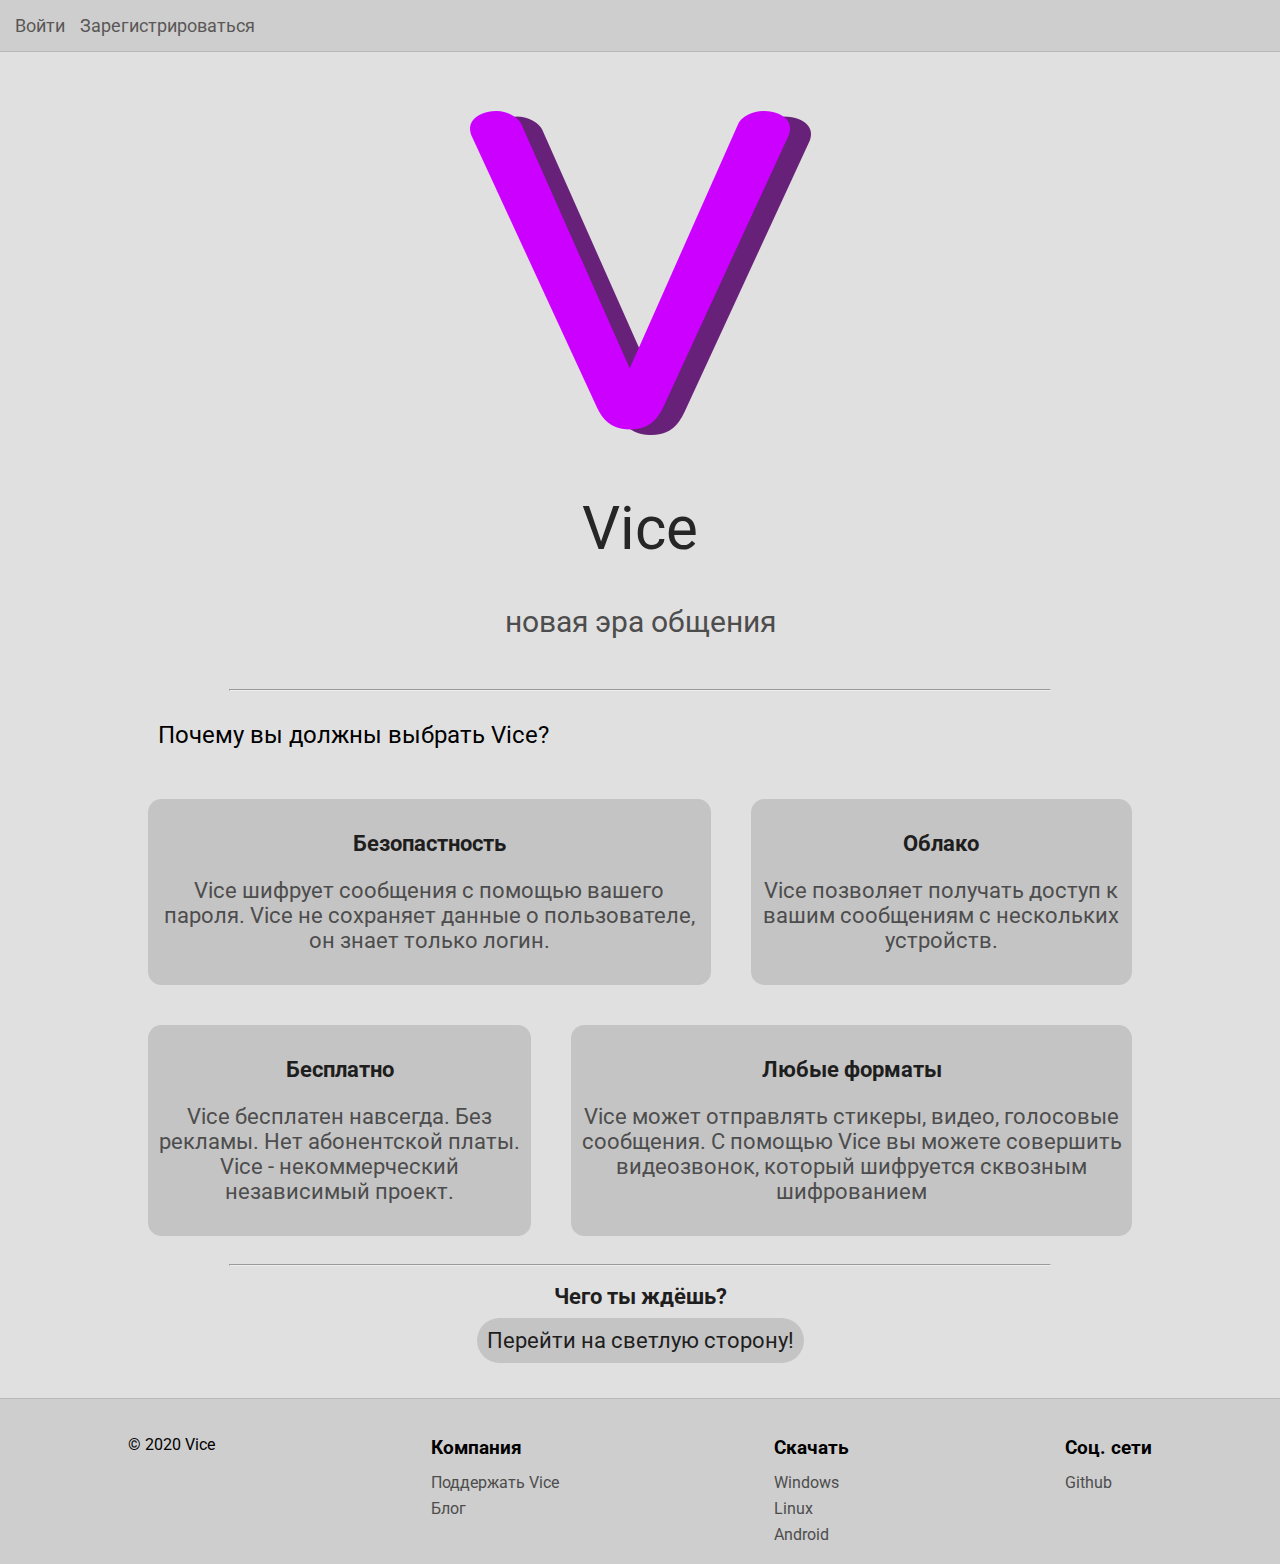
<file: index.html>
<!DOCTYPE html>
<html lang="en">
<head>
    <meta charset="UTF-8">
    <link rel="stylesheet" href="css/style.css">
    <meta name="viewport" content="width=device-width, initial-scale=1.0">
    <title>Vice</title>
</head>
<body>
    <header>
        <nav class="menu">
            <ul>
                <li><a href="authorization_login.html">Войти</a></li>
                <li><a href="authorization_sign_up.html">Зарегистрироваться</a></li>
            </ul>
        </nav>
    </header>
    <main>
        <img class="logo" src="img/Vice_logo.png">
        <div class="texts">
            <h1>Vice</h1>
            <h2>новая эра общения</p>
        </div>
        <hr>
        <h2 class="WHY">Почему вы должны выбрать Vice?</h2>
        <div class="container">
            <article class="card">
                <h3>Безопастность</h3>
                <p>Vice шифрует сообщения с помощью вашего пароля. Vice не сохраняет данные о пользователе, он знает только логин.</p>
            </article>
            <article class="card">
                <h3>Облако</h3>
                <p>Vice позволяет получать доступ к вашим сообщениям с нескольких устройств.</p>
            </article>
        </div>
        <div class="container">
            <article class="card">
                <h3>Бесплатно</h3>
                <p>Vice бесплатен навсегда. Без рекламы. Нет абонентской платы. Vice - некоммерческий независимый проект.</p>
            </article>
            <article class="card">
                <h3>Любые форматы</h3>
                <p>Vice может отправлять стикеры, видео, голосовые сообщения. С помощью Vice вы можете совершить видеозвонок, который шифруется сквозным шифрованием</p>
            </article>
        </div>
        <hr>
        <div class="footer">
            <h2>Чего ты ждёшь?</h2>
            <a href="main.html">Перейти на светлую сторону!</a>
        </div>
    </main>
    <footer>
        <p>© 2020 Vice</p>
        <div class="container">
            <h3>Компания</h3>
            <a href="donate.html">Поддержать Vice</a>
            <a href="donate.html">Блог</a>
        </div>
        <div class="container">
            <h3>Скачать</h3>
            <a href="donate.html">Windows</a>
            <a href="donate.html">Linux</a>
            <a href="donate.html">Android</a>
        </div>
        <div class="container">
            <h3>Соц. сети</h3>
            <a href="donate.html">Github</a>
        </div>
    </footer>
</body>
</html>
</file>
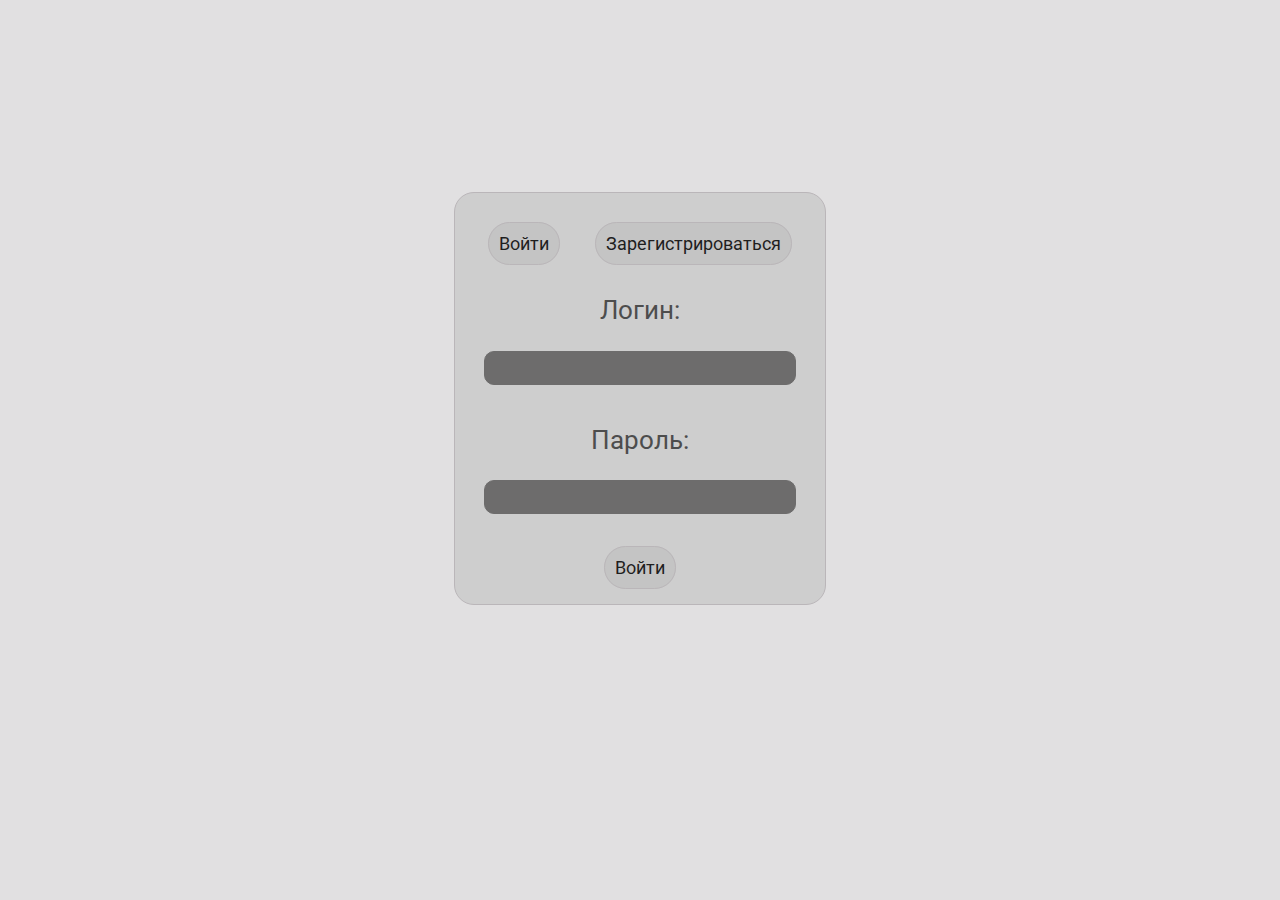
<file: authorization_login.html>
<!DOCTYPE html>
<html lang="ru">
<head>
    <meta charset="UTF-8">
    <link rel="stylesheet" href="css/authorization.css">
    <meta name="viewport" content="width=device-width, initial-scale=1.0">
    <title>Vice</title>
</head>
<body>
    <main>
        <nav>
            <ul>
                <li><a class="btn" href="authorization_login.html">Войти</a></li>
                <li><a class="btn" href="authorization_sign_up.html">Зарегистрироваться</a></li>
            </ul>
        </nav>
        <div class="input">
            <h3>Логин:</h3>
            <input>
        </div>
        <div class="input">
            <h3>Пароль:</h3>
            <input id="input" type="password">
        </div>
        <a class="btn" id="btn" href="main.html">Войти</a>
    </main>
</body>
</html>
</file>
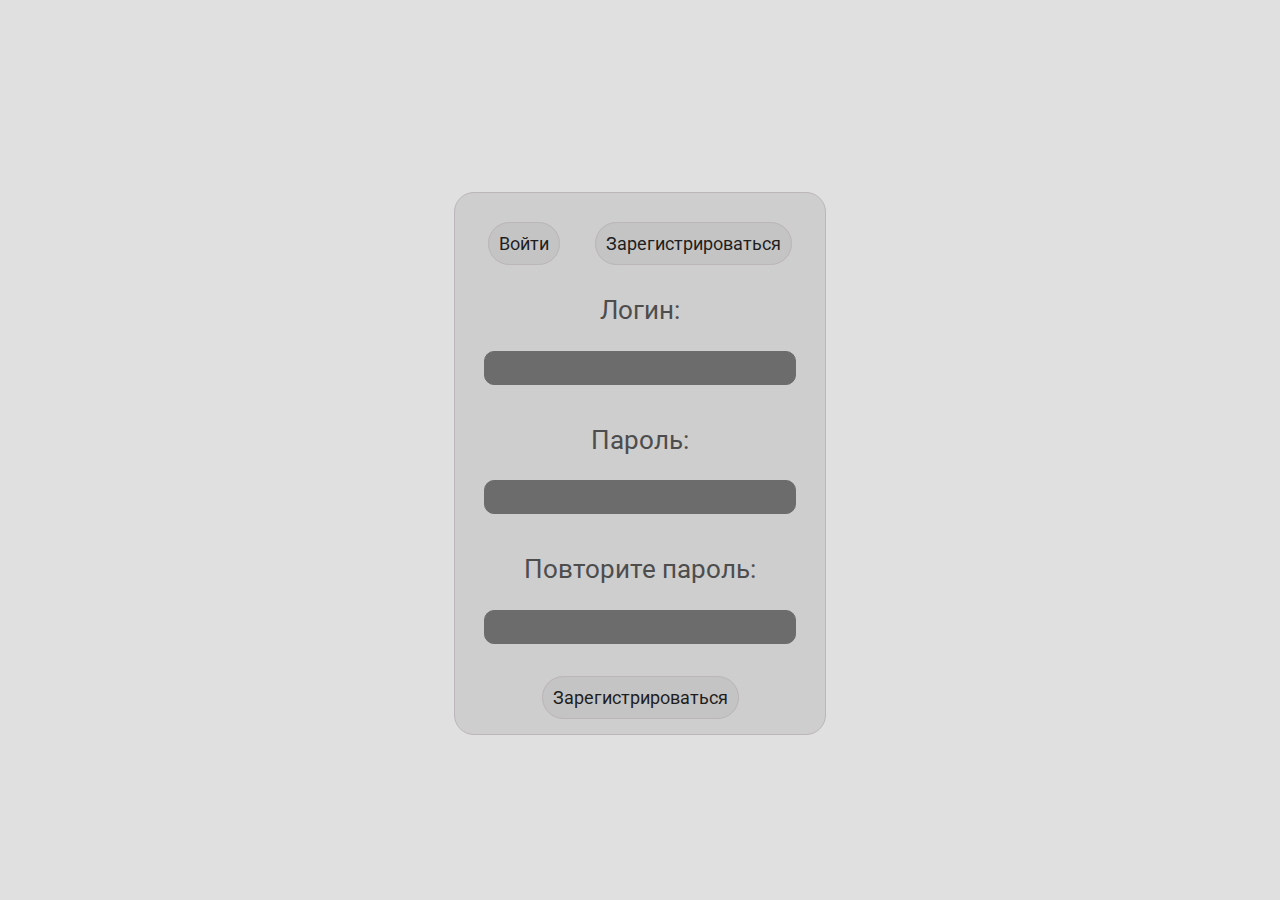
<file: authorization_sign_up.html>
<!DOCTYPE html>
<html lang="ru">
<head>
    <meta charset="UTF-8">
    <link rel="stylesheet" href="css/authorization.css">
    <meta name="viewport" content="width=device-width, initial-scale=1.0">
    <title>Vice</title>
</head>
<body>
    <main>
        <nav>
            <ul>
                <li><a class="btn" href="authorization_login.html">Войти</a></li>
                <li><a class="btn" href="authorization_sign_up.html">Зарегистрироваться</a></li>
            </ul>
        </nav>
        <div class="input">
            <h3>Логин:</h3>
            <input>
        </div>
        <div class="input">
            <h3>Пароль:</h3>
            <input type="password">
        </div>
        <div class="input">
            <h3>Повторите пароль:</h3>
            <input id="input" type="password">
        </div>
        <a class="btn" id="btn" href="main.html">Зарегистрироваться</a>
    </main>
</body>
</html>
</file>
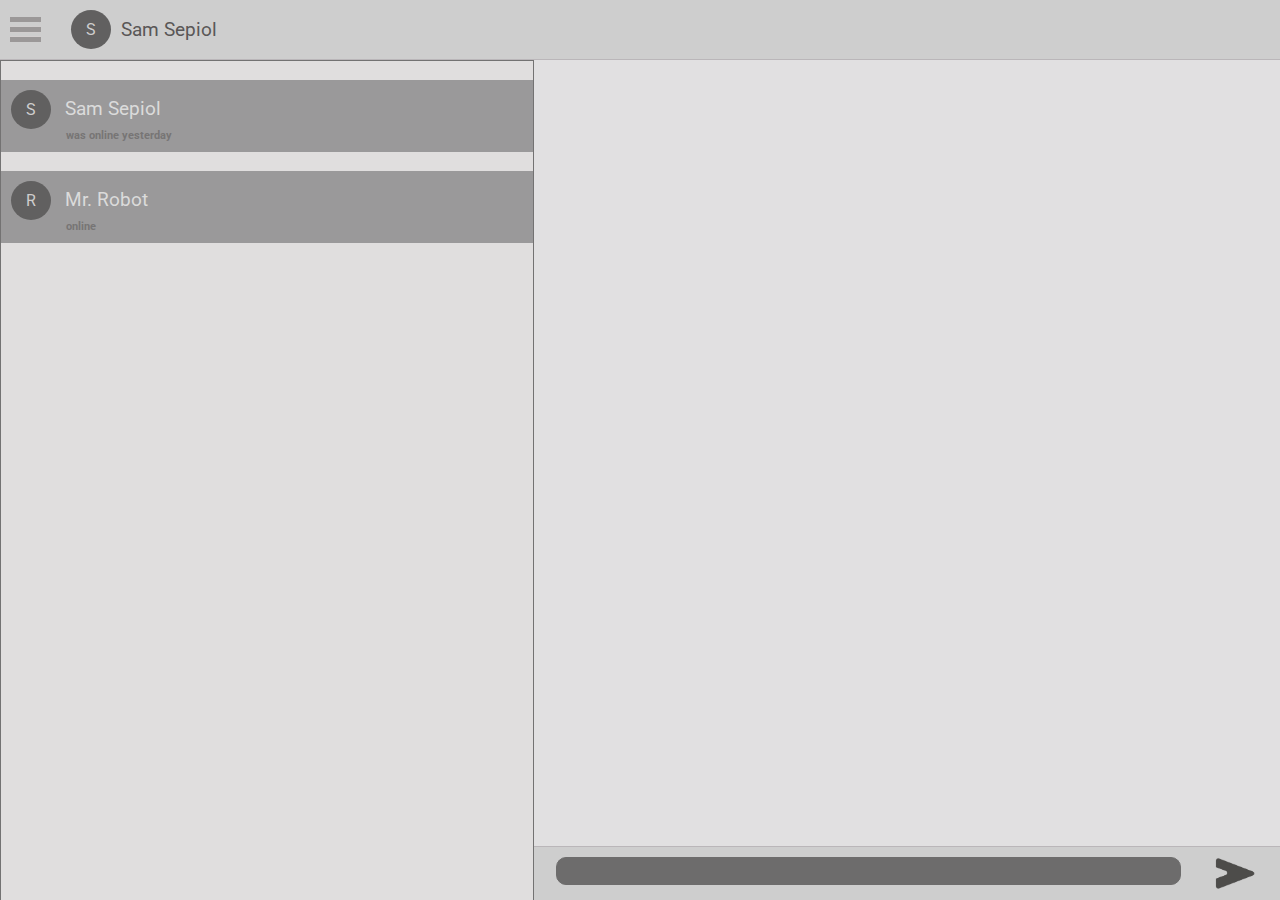
<file: main.html>
<!DOCTYPE html>
<html lang="ru">
<head>
    <meta charset="UTF-8">
    <link rel=stylesheet href="css/main_style.css">
    <meta name="viewport" content="width=device-width, initial-scale=1.0">
    <title>Vice</title>
</head>
<body>
    <header>
        <div class="menu">
            <button id="menu_btn"></button>
            <p class="logo">S</p>
            <h3>Sam Sepiol</h3>
        </div>
    </header>
    <main>
        <div id="messages" class="base_messages">
            <br>
            <div class="people">
                <p class="logo">S</p>
                <h3>Sam Sepiol</h3>
                <h6>was online yesterday</h6>
            </div>
            <br>
            <div class="people">
                <p class="logo">R</p>
                <h3>Mr. Robot</h3>
                <h6>online</h6>
            </div>
        </div>
    </main>
    <footer>
        <div class="empty"></div>
        <div class="write_letter">
            <input>
            <button id="send_btn"></button>
        </div>
    </footer>
    <script>
        "use strict"
        menu_btn.addEventListener("click",fOpen)
        function fOpen() {
            messages.classList.toggle("menu_open")
        }
    </script>
</body>
</html>
</file>
<file: css/style.css>
@import url('https://fonts.googleapis.com/css2?family=Roboto:ital,wght@0,100;0,300;0,400;0,500;0,700;0,900;1,100;1,300;1,400;1,500;1,700;1,900&display=swap');
body{
    font-family: Roboto;
    margin: 0;
    background-color: #E1E0E1;
}

.menu{
    margin: 0;
    padding: 15px;
    background-color: #CECECE;
    border-bottom: 1px solid #BAB6B9;
}

.menu ul{
    margin: 0;
    list-style: none;
    padding: 0;
    display: flex;
    flex-direction: row;
    justify-content: flex-start;
}

.menu li a{
    text-decoration: none;
    margin-right: 15px;
    color: #5A5757;
    font-size: 18px;
}


.logo{
    display: block;
    margin: 50px auto;
}

.texts{
    text-align: center;
    margin-bottom: 50px;
}

.texts h1{
    font-weight: normal;
    font-size: 60px;
    color: #272626;
}

.texts h2{
    font-weight: normal;
    color: #4D4D4D;
    font-size: 30px;
}

hr{
    width:80%;
}


.WHY{
    font-weight: normal;
    margin: 30px;
    font-size: 18pt;
}

.card{
    text-align: center;
    margin: 20px;
    padding: 10px;
    border-radius: 10pt;
    background-color:#C4C4C4;
}

.card h3{
    font-size: 22px;
    color: #1F1E1E;
}

.card p{
    font-size: 22px;
    color: #4D4D4D;
}

.footer{
    text-align: center;
}

.footer h2{
    color:#1F1E1E;
    font-size: 22px;
}

.footer a{
    text-decoration: none;
    font-size: 22px;
    color: #1F1E1E;
    background-color: #C4C4C4;
    padding: 10px;
    border-radius: 22pt;
}


footer{
    display: flex;
    flex-direction: row;
    justify-content: space-around;
    margin-top: 45px;
    padding: 20px;
    background-color: #CECECE;
    border-top: 1px solid #BAB6B9;
}

footer .container{
    display: flex;
    flex-direction: column;
}

footer .container h3{
    margin-bottom: 7px;
}

footer .container a{
    text-decoration: none;
    color: #4D4D4D;
    margin-top: 7px;
}

@media(min-width: 700px){
    main .container{
        display: flex;
        flex-direction: row;
        justify-content: space-around;
    }
}

@media(min-width: 1024px){
    main{
        display: block;
        margin: auto;
        width: 1024px;
    }
}
</file>
<file: css/authorization.css>
@import url('https://fonts.googleapis.com/css2?family=Roboto:ital,wght@0,100;0,300;0,400;0,500;0,700;0,900;1,100;1,300;1,400;1,500;1,700;1,900&display=swap');
body{
    font-size: 22px;
    font-family: Roboto;
    margin: 0;
    background-color: #E1E0E1;
}

main{
    display: block;
    margin:auto;
    margin-top: 15%;
    text-align: center;
    padding: 15px;
    padding-bottom: 25px;
    width: 340px;
    background-color: #CECECE;
    border: 1px solid #BAB6B9;
    border-radius: 20px;
}

nav ul{
    padding: 0;
    list-style: none;
    display: flex;
    flex-direction: row;
    justify-content: space-around; 
}

.btn{
    text-decoration: none;
    font-size: 18px;
    color: #1F1E1E;
    background-color: #C4C4C4;
    padding: 10px;
    border: 1px solid #BAB6B9;
    border-radius: 22pt;
}

.btn:hover{
    text-decoration: none;
    font-size: 18px;
    color: #C4C4C4;
    background-color: #6D6C6C;
    padding: 10px;
    border: 1px solid #BAB6B9;
    border-radius: 22pt;
}


.input input{
    width:90%;
    height:30px;
    border-radius: 10px;
    border: 1px solid #6D6C6C;
    background-color: #6D6C6C;
    color: white;
}

#input{
    margin-bottom: 40px;
}

.input h3{
    margin-top: 40px;
    font-weight: normal;
    color: #4D4D4D;
}
</file>
<file: css/main_style.css>
@import url('https://fonts.googleapis.com/css2?family=Roboto:ital,wght@0,100;0,300;0,400;0,500;0,700;0,900;1,100;1,300;1,400;1,500;1,700;1,900&display=swap');
body{
    font-family: Roboto;
    margin: 0;
    background-color: #E1E0E1;
}

.menu{
    display: flex;
    flex-direction: row;
    justify-content: flex-start;
    padding: 10px;
    background-color: #CECECE;
    border-bottom: 1px solid #BAB6B9;
}

.logo{
    margin:0;
    margin-left: 30px;
    color: #CECDCD;
    padding: 10px 15px;
    background-color: #616060;
    border-radius: 50%;
}

.menu h3{
    display: block;
    margin: 0;
    margin:auto;
    margin-left: 10px;
    font-weight: normal;
    color: #5A5757;
}

#menu_btn{
    display: block;
    margin: auto 0;
    border: none;
    outline: none;
    background: url("../img/menu_btn_vice.png");
    background-size: 31px 25px;
    background-repeat: no-repeat;
    width: 31px;
    height: 25px;
}


.base_messages{
    background-color: #E0DEDE;
    position: fixed;
    width: 100%;
    height: 100%;
    left:calc(-110vw);
    border: 1px solid #737272;
    transition: 500ms;
}

.menu_open{
    left:0;
}

.people{
    padding: 10px;
    background-color: #9A999A;
    width: 100%;
}

.people p, h3{
    display: inline-block;
    margin: 0;
}

.people h3{
    font-weight: normal;
    margin-left: 10px;
    color: #DBDBDB;
}

.people h6{
    margin:0;
    margin-left: 55px;
    color:#777575;
}


.empty{
    min-height: calc(100vh - 114px);
}

.write_letter{
    display: flex;
    flex-direction: row;
    justify-content: space-around;
    border-top: 1px solid #BAB6B9;
    padding: 10px;
    background-color: #CECECE;
}

.write_letter input{
    width:85%;
    height:24px;
    border-radius: 10px;
    border: 1px solid #6D6C6C;
    background-color: #6D6C6C;
    color: white;
}

#send_btn{
    border: none;
    outline: none;
    background: url("../img/send_btn.png");
    background-size: 46px 33px;
    background-repeat: no-repeat;
    width: 46px;
    height: 33px;
}

@media(min-width:1024px){
    footer{
        float: right;
        width: calc(60% - 20px);
    }
    .base_messages{ 
        left:0;
        padding-right: 20px;
        width:40%;
    }
}
</file>
